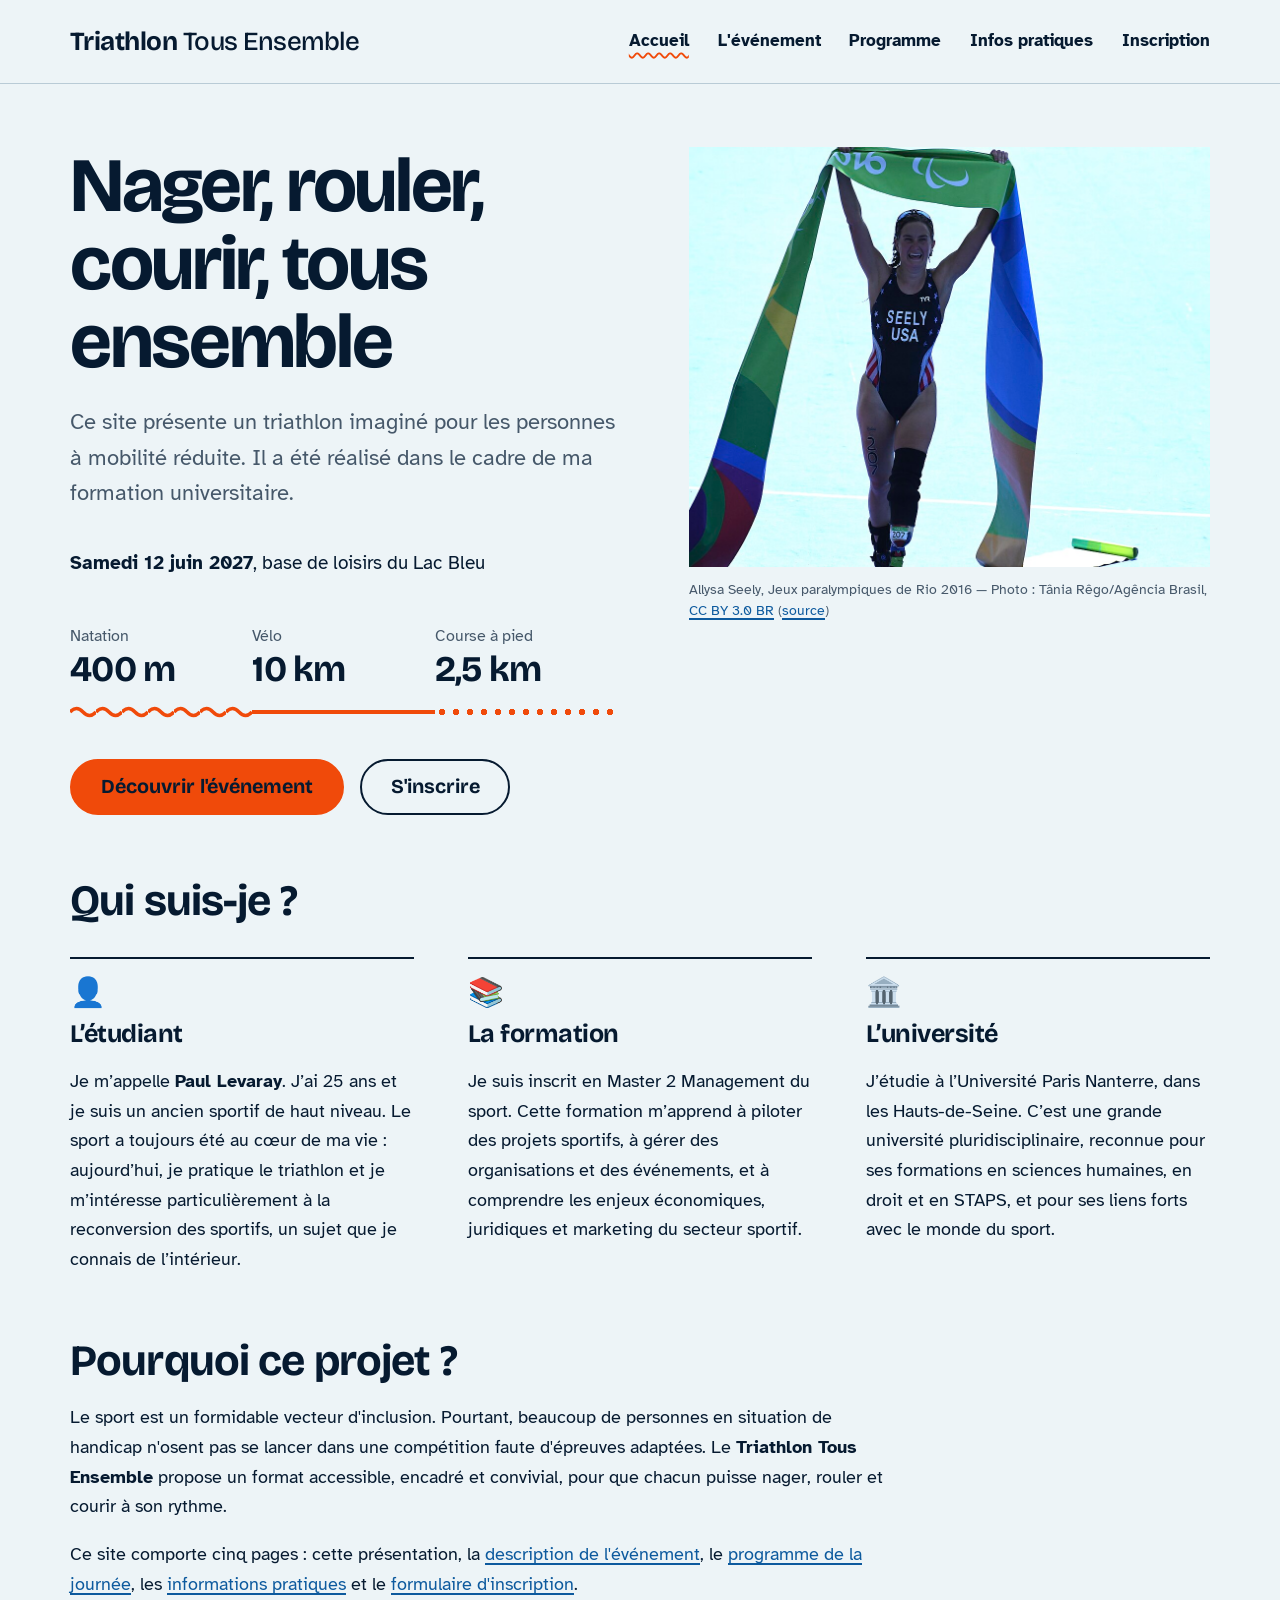
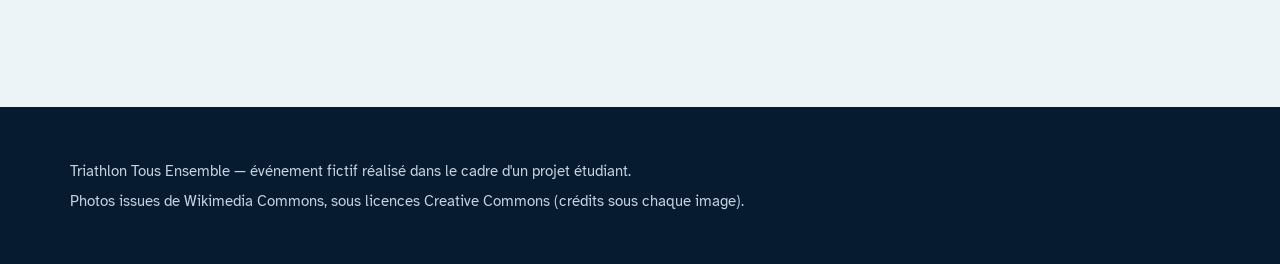
<file: index.html>
<!DOCTYPE html>
<html lang="fr">
<head>
  <meta charset="UTF-8">
  <meta name="viewport" content="width=device-width, initial-scale=1.0">
  <title>Accueil — Triathlon Tous Ensemble</title>
  <meta name="description" content="Présentation du projet étudiant : site du Triathlon Tous Ensemble, un triathlon pour les personnes à mobilité réduite.">
  <link rel="preconnect" href="https://fonts.googleapis.com">
  <link rel="preconnect" href="https://fonts.gstatic.com" crossorigin>
  <link href="https://fonts.googleapis.com/css2?family=Atkinson+Hyperlegible:ital,wght@0,400;0,700;1,400&family=Bricolage+Grotesque:opsz,wght@12..96,500..800&display=swap" rel="stylesheet">
  <link rel="stylesheet" href="style.css">
</head>
<body>
  <a class="evitement" href="#contenu">Aller au contenu</a>

  <header class="entete">
    <div class="conteneur">
      <a class="logo" href="index.html">Triathlon <span>Tous Ensemble</span></a>
      <nav class="nav" aria-label="Navigation principale">
        <ul>
          <li><a href="index.html" aria-current="page">Accueil</a></li>
          <li><a href="evenement.html">L'événement</a></li>
          <li><a href="programme.html">Programme</a></li>
          <li><a href="infos-pratiques.html">Infos pratiques</a></li>
          <li><a href="inscription.html">Inscription</a></li>
        </ul>
      </nav>
    </div>
  </header>

  <main id="contenu" class="conteneur">
    <section class="banniere">
      <div>
        <h1>Nager, rouler, courir, tous ensemble</h1>
        <p class="chapeau">
          Ce site présente un triathlon imaginé pour les personnes à mobilité
          réduite. Il a été réalisé dans le cadre de ma formation universitaire.
        </p>
        <p class="rendez-vous"><strong>Samedi 12 juin 2027</strong>, base de loisirs du Lac Bleu</p>
        <ol class="parcours" aria-label="Les trois épreuves">
          <li class="nage"><span>Natation</span><strong>400 m</strong></li>
          <li class="velo"><span>Vélo</span><strong>10 km</strong></li>
          <li class="course"><span>Course à pied</span><strong>2,5 km</strong></li>
        </ol>
        <div class="actions">
          <a class="bouton" href="evenement.html">Découvrir l'événement</a>
          <a class="bouton secondaire" href="inscription.html">S'inscrire</a>
        </div>
      </div>
      <figure>
        <img src="images/arrivee.jpg" width="1280" height="853"
             alt="Une paratriathlète portant une prothèse de jambe franchit la ligne d'arrivée en levant la banderole au-dessus de sa tête.">
        <figcaption>
          Allysa Seely, Jeux paralympiques de Rio 2016 — Photo : Tânia Rêgo/Agência Brasil,
          <a href="https://creativecommons.org/licenses/by/3.0/br/deed.fr">CC BY 3.0 BR</a>
          (<a href="https://commons.wikimedia.org/wiki/File:Allysa_Seely_Rio2016.jpg">source</a>)
        </figcaption>
      </figure>
    </section>

    <h2>Qui suis-je ?</h2>
    <div class="grille">
      <article class="carte">
        <div class="icone" aria-hidden="true">👤</div>
        <h3>L’étudiant</h3>
        <p>
          Je m’appelle <strong>Paul Levaray</strong>. J’ai 25 ans et je suis un ancien
          sportif de haut niveau. Le sport a toujours été au cœur de ma vie : aujourd’hui,
          je pratique le triathlon et je m’intéresse particulièrement à la reconversion
          des sportifs, un sujet que je connais de l’intérieur.
        </p>
      </article>
      <article class="carte">
        <div class="icone" aria-hidden="true">📚</div>
        <h3>La formation</h3>
        <p>
          Je suis inscrit en Master 2 Management du sport. Cette formation m’apprend à
          piloter des projets sportifs, à gérer des organisations et des événements, et à
          comprendre les enjeux économiques, juridiques et marketing du secteur sportif.
        </p>
      </article>
      <article class="carte">
        <div class="icone" aria-hidden="true">🏛️</div>
        <h3>L’université</h3>
        <p>
          J’étudie à l’Université Paris Nanterre, dans les Hauts-de-Seine. C’est une grande
          université pluridisciplinaire, reconnue pour ses formations en sciences humaines,
          en droit et en STAPS, et pour ses liens forts avec le monde du sport.
        </p>
      </article>
    </div>

    <h2>Pourquoi ce projet ?</h2>
    <p>
      Le sport est un formidable vecteur d'inclusion. Pourtant, beaucoup de
      personnes en situation de handicap n'osent pas se lancer dans une
      compétition faute d'épreuves adaptées. Le <strong>Triathlon Tous Ensemble</strong>
      propose un format accessible, encadré et convivial, pour que chacun puisse
      nager, rouler et courir à son rythme.
    </p>
    <p>
      Ce site comporte cinq pages : cette présentation, la
      <a href="evenement.html">description de l'événement</a>, le
      <a href="programme.html">programme de la journée</a>, les
      <a href="infos-pratiques.html">informations pratiques</a> et le
      <a href="inscription.html">formulaire d'inscription</a>.
    </p>
  </main>

  <footer class="pied">
    <div class="conteneur">
      <p>Triathlon Tous Ensemble — événement fictif réalisé dans le cadre d'un projet étudiant.</p>
      <p>Photos issues de Wikimedia Commons, sous licences Creative Commons (crédits sous chaque image).</p>
    </div>
  </footer>
</body>
</html>
</file>
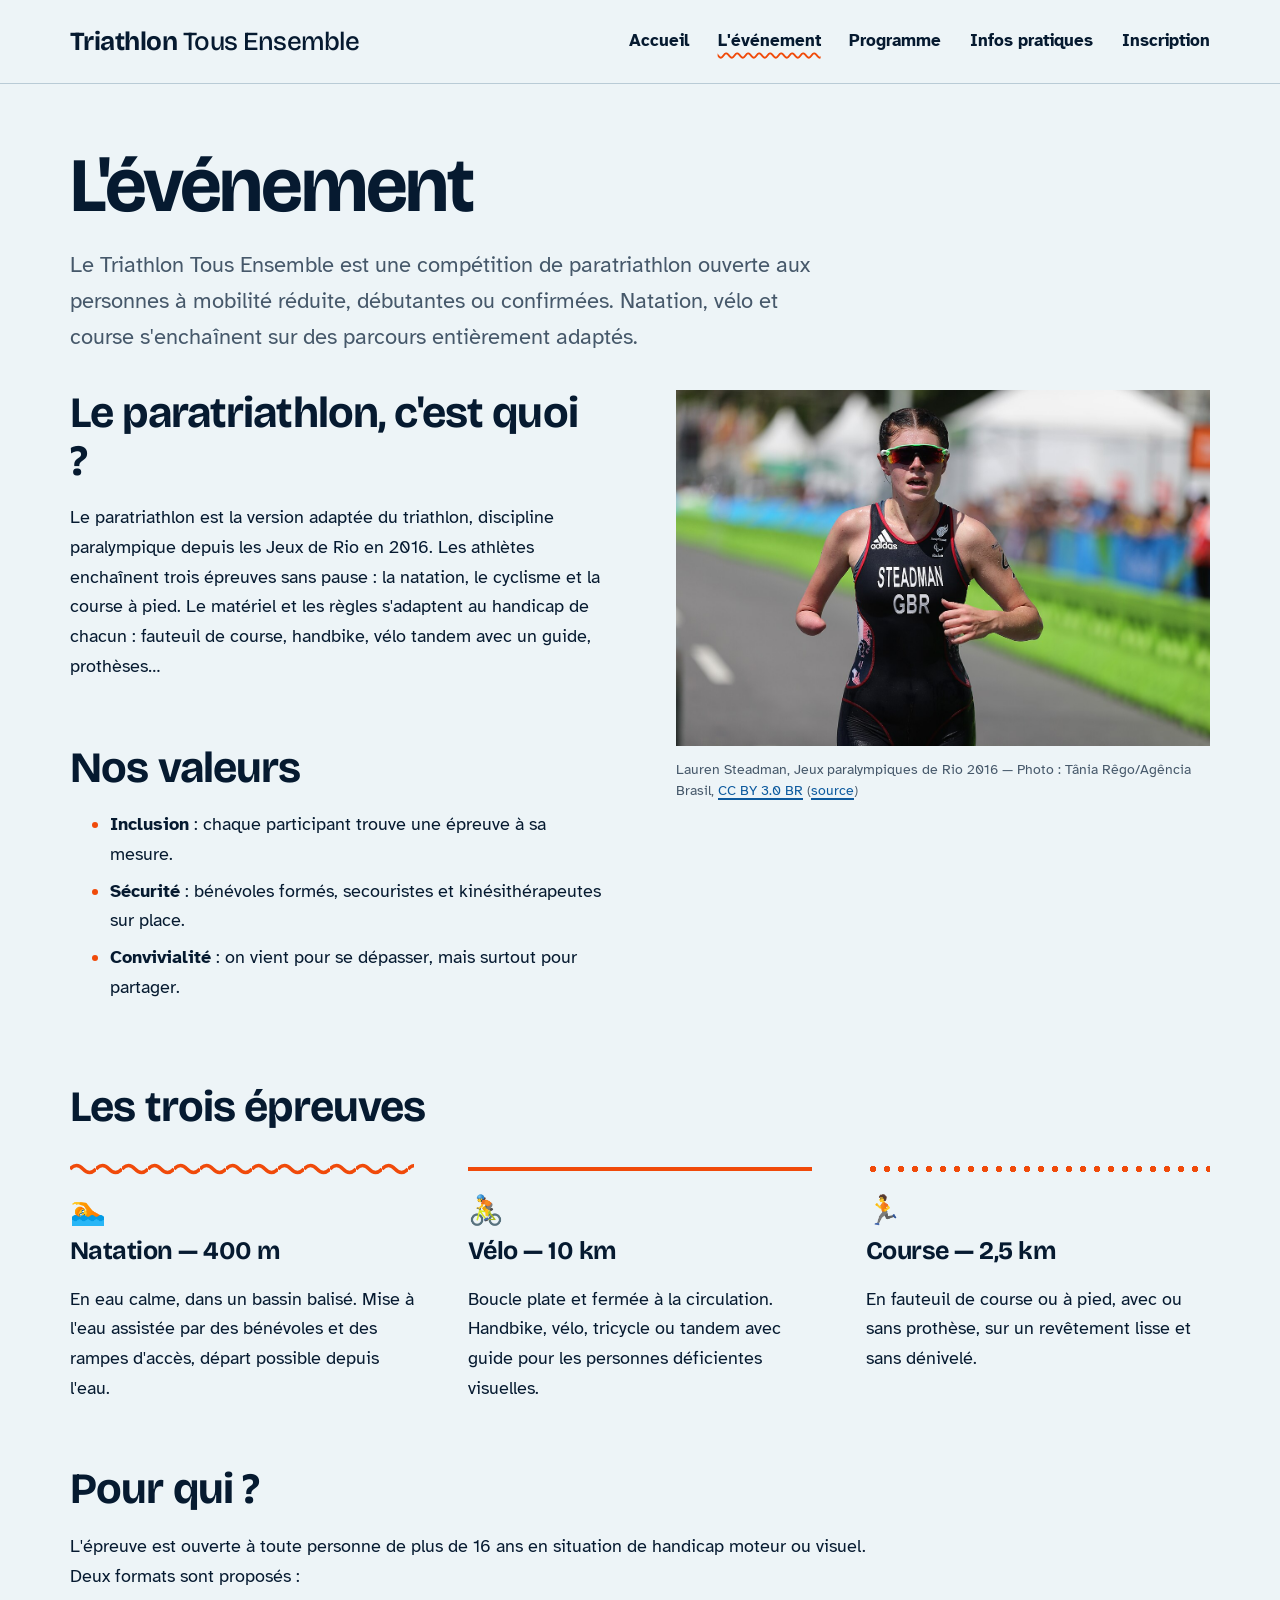
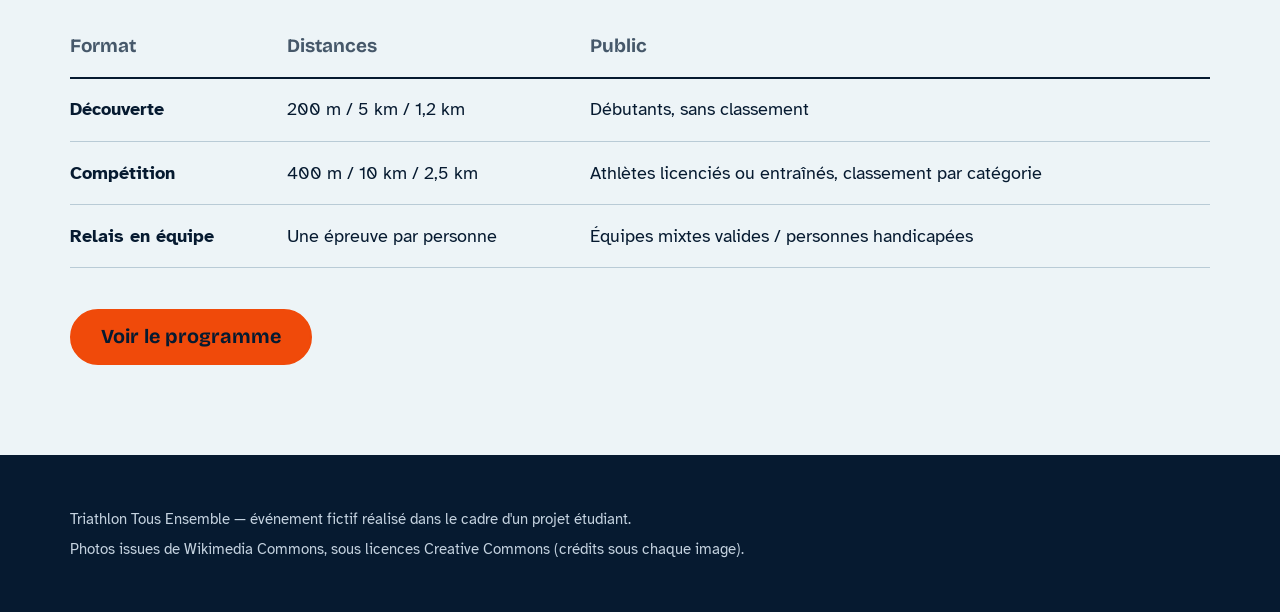
<file: evenement.html>
<!DOCTYPE html>
<html lang="fr">
<head>
  <meta charset="UTF-8">
  <meta name="viewport" content="width=device-width, initial-scale=1.0">
  <title>L'événement — Triathlon Tous Ensemble</title>
  <meta name="description" content="Description du Triathlon Tous Ensemble, un triathlon adapté aux personnes à mobilité réduite.">
  <link rel="preconnect" href="https://fonts.googleapis.com">
  <link rel="preconnect" href="https://fonts.gstatic.com" crossorigin>
  <link href="https://fonts.googleapis.com/css2?family=Atkinson+Hyperlegible:ital,wght@0,400;0,700;1,400&family=Bricolage+Grotesque:opsz,wght@12..96,500..800&display=swap" rel="stylesheet">
  <link rel="stylesheet" href="style.css">
</head>
<body>
  <a class="evitement" href="#contenu">Aller au contenu</a>

  <header class="entete">
    <div class="conteneur">
      <a class="logo" href="index.html">Triathlon <span>Tous Ensemble</span></a>
      <nav class="nav" aria-label="Navigation principale">
        <ul>
          <li><a href="index.html">Accueil</a></li>
          <li><a href="evenement.html" aria-current="page">L'événement</a></li>
          <li><a href="programme.html">Programme</a></li>
          <li><a href="infos-pratiques.html">Infos pratiques</a></li>
          <li><a href="inscription.html">Inscription</a></li>
        </ul>
      </nav>
    </div>
  </header>

  <main id="contenu" class="conteneur">
    <h1>L'événement</h1>
    <p class="chapeau">
      Le Triathlon Tous Ensemble est une compétition de paratriathlon ouverte aux
      personnes à mobilité réduite, débutantes ou confirmées. Natation, vélo et
      course s'enchaînent sur des parcours entièrement adaptés.
    </p>

    <div class="deux-colonnes">
      <div>
        <h2>Le paratriathlon, c'est quoi ?</h2>
        <p>
          Le paratriathlon est la version adaptée du triathlon, discipline
          paralympique depuis les Jeux de Rio en 2016. Les athlètes enchaînent
          trois épreuves sans pause : la natation, le cyclisme et la course à pied.
          Le matériel et les règles s'adaptent au handicap de chacun : fauteuil de
          course, handbike, vélo tandem avec un guide, prothèses…
        </p>
        <h2>Nos valeurs</h2>
        <ul>
          <li><strong>Inclusion</strong> : chaque participant trouve une épreuve à sa mesure.</li>
          <li><strong>Sécurité</strong> : bénévoles formés, secouristes et kinésithérapeutes sur place.</li>
          <li><strong>Convivialité</strong> : on vient pour se dépasser, mais surtout pour partager.</li>
        </ul>
      </div>
      <figure>
        <img src="images/course-a-pied.jpg" width="1280" height="853"
             alt="Une paratriathlète amputée d'un avant-bras court en tenue de compétition sur un parcours bordé de public.">
        <figcaption>
          Lauren Steadman, Jeux paralympiques de Rio 2016 — Photo : Tânia Rêgo/Agência Brasil,
          <a href="https://creativecommons.org/licenses/by/3.0/br/deed.fr">CC BY 3.0 BR</a>
          (<a href="https://commons.wikimedia.org/wiki/File:Lauren_Steadman_Rio2016.jpg">source</a>)
        </figcaption>
      </figure>
    </div>

    <h2>Les trois épreuves</h2>
    <div class="grille">
      <article class="carte nage">
        <div class="icone" aria-hidden="true">🏊</div>
        <h3>Natation — 400 m</h3>
        <p>
          En eau calme, dans un bassin balisé. Mise à l'eau assistée par des
          bénévoles et des rampes d'accès, départ possible depuis l'eau.
        </p>
      </article>
      <article class="carte velo">
        <div class="icone" aria-hidden="true">🚴</div>
        <h3>Vélo — 10 km</h3>
        <p>
          Boucle plate et fermée à la circulation. Handbike, vélo, tricycle ou
          tandem avec guide pour les personnes déficientes visuelles.
        </p>
      </article>
      <article class="carte course">
        <div class="icone" aria-hidden="true">🏃</div>
        <h3>Course — 2,5 km</h3>
        <p>
          En fauteuil de course ou à pied, avec ou sans prothèse, sur un
          revêtement lisse et sans dénivelé.
        </p>
      </article>
    </div>

    <h2>Pour qui ?</h2>
    <p>
      L'épreuve est ouverte à toute personne de plus de 16 ans en situation de
      handicap moteur ou visuel. Deux formats sont proposés :
    </p>
    <table>
      <caption class="evitement">Formats de course proposés</caption>
      <thead>
        <tr>
          <th scope="col">Format</th>
          <th scope="col">Distances</th>
          <th scope="col">Public</th>
        </tr>
      </thead>
      <tbody>
        <tr>
          <td>Découverte</td>
          <td>200 m / 5 km / 1,2 km</td>
          <td>Débutants, sans classement</td>
        </tr>
        <tr>
          <td>Compétition</td>
          <td>400 m / 10 km / 2,5 km</td>
          <td>Athlètes licenciés ou entraînés, classement par catégorie</td>
        </tr>
        <tr>
          <td>Relais en équipe</td>
          <td>Une épreuve par personne</td>
          <td>Équipes mixtes valides / personnes handicapées</td>
        </tr>
      </tbody>
    </table>

    <div class="actions">
      <a class="bouton" href="programme.html">Voir le programme</a>
    </div>
  </main>

  <footer class="pied">
    <div class="conteneur">
      <p>Triathlon Tous Ensemble — événement fictif réalisé dans le cadre d'un projet étudiant.</p>
      <p>Photos issues de Wikimedia Commons, sous licences Creative Commons (crédits sous chaque image).</p>
    </div>
  </footer>
</body>
</html>
</file>
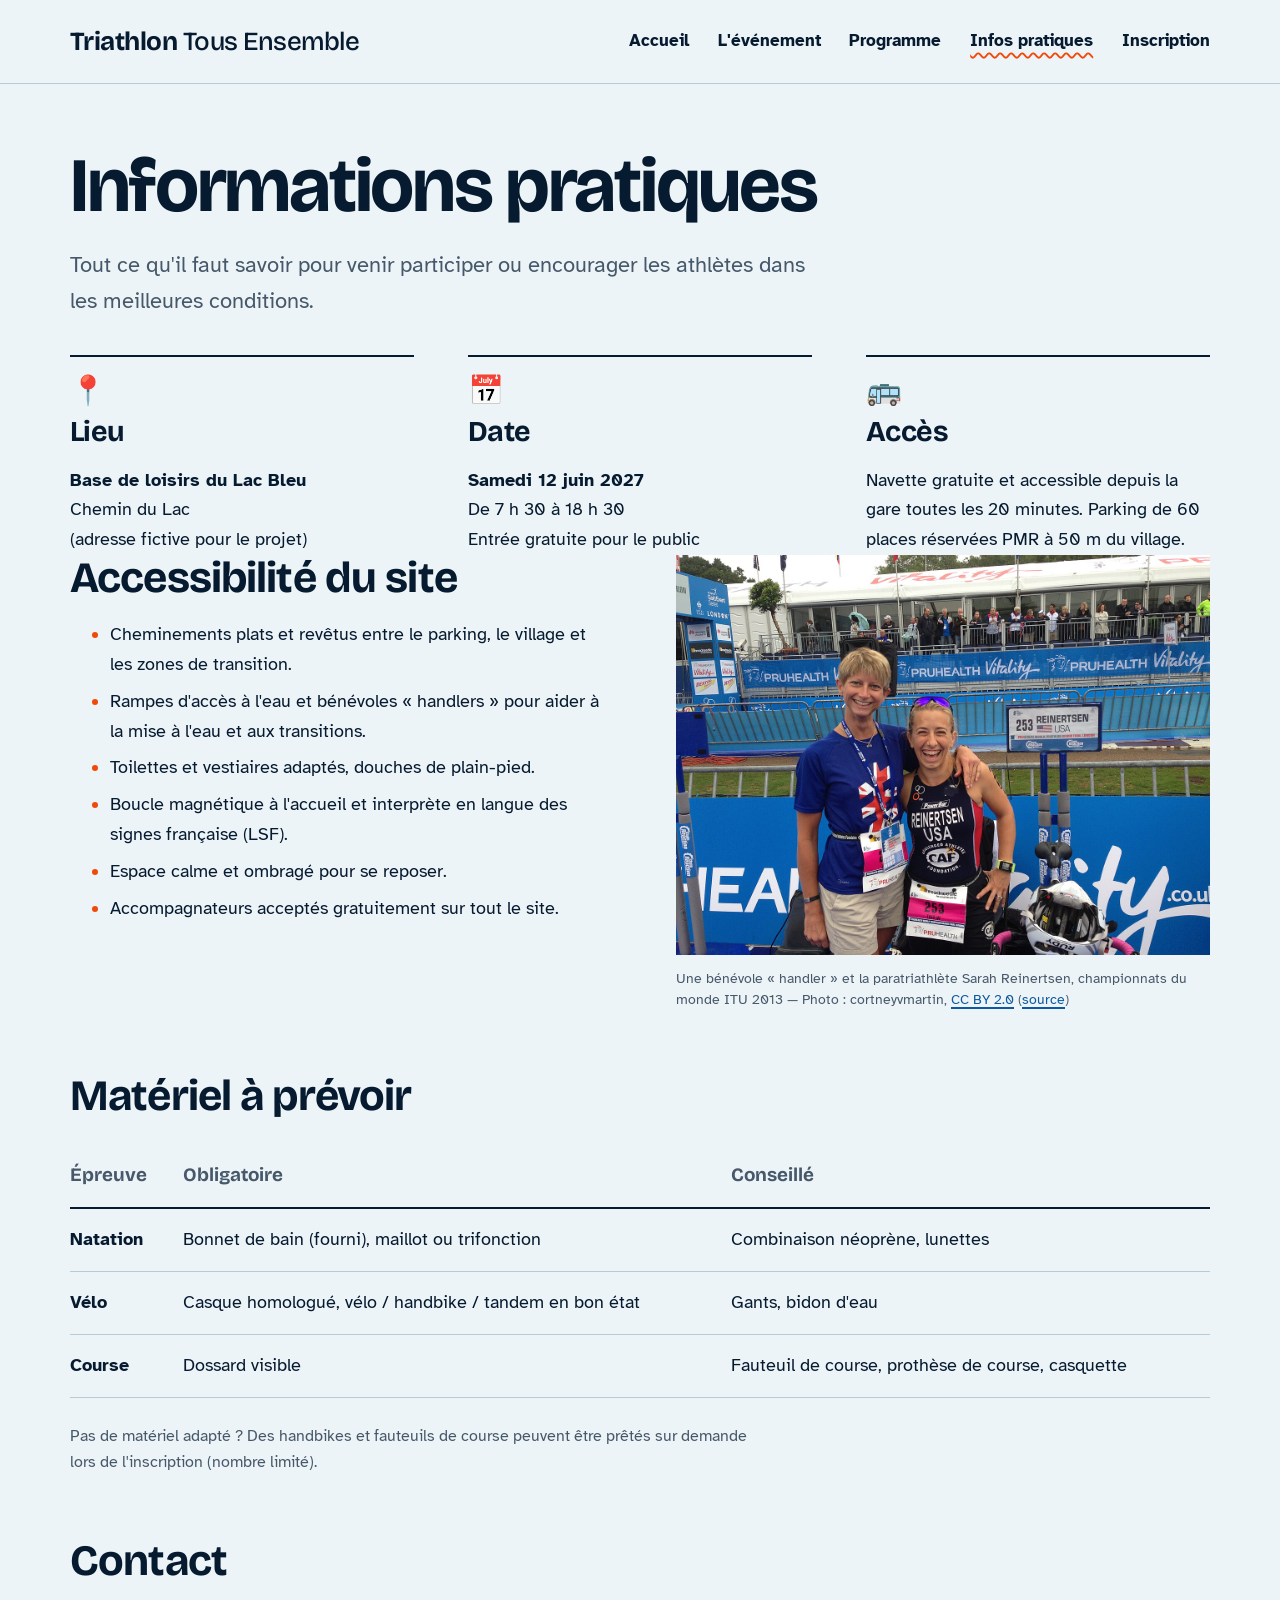
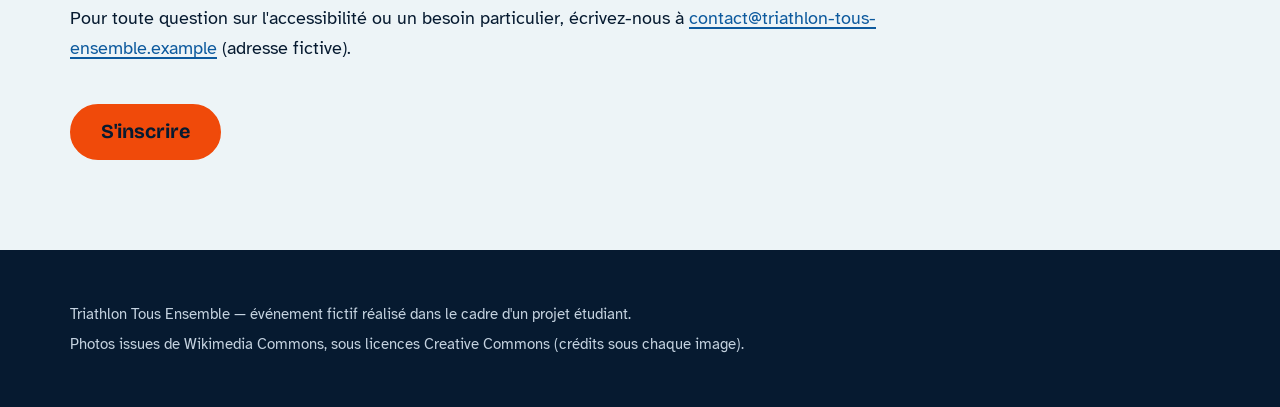
<file: infos-pratiques.html>
<!DOCTYPE html>
<html lang="fr">
<head>
  <meta charset="UTF-8">
  <meta name="viewport" content="width=device-width, initial-scale=1.0">
  <title>Infos pratiques — Triathlon Tous Ensemble</title>
  <meta name="description" content="Lieu, accès, matériel et accessibilité du Triathlon Tous Ensemble.">
  <link rel="preconnect" href="https://fonts.googleapis.com">
  <link rel="preconnect" href="https://fonts.gstatic.com" crossorigin>
  <link href="https://fonts.googleapis.com/css2?family=Atkinson+Hyperlegible:ital,wght@0,400;0,700;1,400&family=Bricolage+Grotesque:opsz,wght@12..96,500..800&display=swap" rel="stylesheet">
  <link rel="stylesheet" href="style.css">
</head>
<body>
  <a class="evitement" href="#contenu">Aller au contenu</a>

  <header class="entete">
    <div class="conteneur">
      <a class="logo" href="index.html">Triathlon <span>Tous Ensemble</span></a>
      <nav class="nav" aria-label="Navigation principale">
        <ul>
          <li><a href="index.html">Accueil</a></li>
          <li><a href="evenement.html">L'événement</a></li>
          <li><a href="programme.html">Programme</a></li>
          <li><a href="infos-pratiques.html" aria-current="page">Infos pratiques</a></li>
          <li><a href="inscription.html">Inscription</a></li>
        </ul>
      </nav>
    </div>
  </header>

  <main id="contenu" class="conteneur">
    <h1>Informations pratiques</h1>
    <p class="chapeau">
      Tout ce qu'il faut savoir pour venir participer ou encourager les
      athlètes dans les meilleures conditions.
    </p>

    <div class="grille">
      <article class="carte">
        <div class="icone" aria-hidden="true">📍</div>
        <h2>Lieu</h2>
        <p>
          <strong>Base de loisirs du Lac Bleu</strong><br>
          Chemin du Lac<br>
          (adresse fictive pour le projet)
        </p>
      </article>
      <article class="carte">
        <div class="icone" aria-hidden="true">📅</div>
        <h2>Date</h2>
        <p>
          <strong>Samedi 12 juin 2027</strong><br>
          De 7 h 30 à 18 h 30<br>
          Entrée gratuite pour le public
        </p>
      </article>
      <article class="carte">
        <div class="icone" aria-hidden="true">🚌</div>
        <h2>Accès</h2>
        <p>
          Navette gratuite et accessible depuis la gare toutes les 20 minutes.
          Parking de 60 places réservées PMR à 50 m du village.
        </p>
      </article>
    </div>

    <div class="deux-colonnes">
      <div>
        <h2>Accessibilité du site</h2>
        <ul>
          <li>Cheminements plats et revêtus entre le parking, le village et les zones de transition.</li>
          <li>Rampes d'accès à l'eau et bénévoles « handlers » pour aider à la mise à l'eau et aux transitions.</li>
          <li>Toilettes et vestiaires adaptés, douches de plain-pied.</li>
          <li>Boucle magnétique à l'accueil et interprète en langue des signes française (LSF).</li>
          <li>Espace calme et ombragé pour se reposer.</li>
          <li>Accompagnateurs acceptés gratuitement sur tout le site.</li>
        </ul>
      </div>
      <figure>
        <img src="images/accompagnement.jpg" width="1280" height="960"
             alt="Une bénévole « handler » et une paratriathlète posent souriantes devant la zone de course d'un championnat du monde.">
        <figcaption>
          Une bénévole « handler » et la paratriathlète Sarah Reinertsen, championnats du monde ITU 2013 —
          Photo : cortneyvmartin,
          <a href="https://creativecommons.org/licenses/by/2.0/deed.fr">CC BY 2.0</a>
          (<a href="https://commons.wikimedia.org/wiki/File:ITU_Paratriathlon_Worlds_-_Handler_for_Sarah_Reinertsen_(9804038075).jpg">source</a>)
        </figcaption>
      </figure>
    </div>

    <h2>Matériel à prévoir</h2>
    <table>
      <caption class="evitement">Matériel par épreuve</caption>
      <thead>
        <tr>
          <th scope="col">Épreuve</th>
          <th scope="col">Obligatoire</th>
          <th scope="col">Conseillé</th>
        </tr>
      </thead>
      <tbody>
        <tr>
          <td>Natation</td>
          <td>Bonnet de bain (fourni), maillot ou trifonction</td>
          <td>Combinaison néoprène, lunettes</td>
        </tr>
        <tr>
          <td>Vélo</td>
          <td>Casque homologué, vélo / handbike / tandem en bon état</td>
          <td>Gants, bidon d'eau</td>
        </tr>
        <tr>
          <td>Course</td>
          <td>Dossard visible</td>
          <td>Fauteuil de course, prothèse de course, casquette</td>
        </tr>
      </tbody>
    </table>
    <p class="aide">
      Pas de matériel adapté ? Des handbikes et fauteuils de course peuvent être
      prêtés sur demande lors de l'inscription (nombre limité).
    </p>

    <h2>Contact</h2>
    <p>
      Pour toute question sur l'accessibilité ou un besoin particulier,
      écrivez-nous à <a href="mailto:contact@triathlon-tous-ensemble.example">contact@triathlon-tous-ensemble.example</a>
      (adresse fictive).
    </p>

    <div class="actions">
      <a class="bouton" href="inscription.html">S'inscrire</a>
    </div>
  </main>

  <footer class="pied">
    <div class="conteneur">
      <p>Triathlon Tous Ensemble — événement fictif réalisé dans le cadre d'un projet étudiant.</p>
      <p>Photos issues de Wikimedia Commons, sous licences Creative Commons (crédits sous chaque image).</p>
    </div>
  </footer>
</body>
</html>
</file>
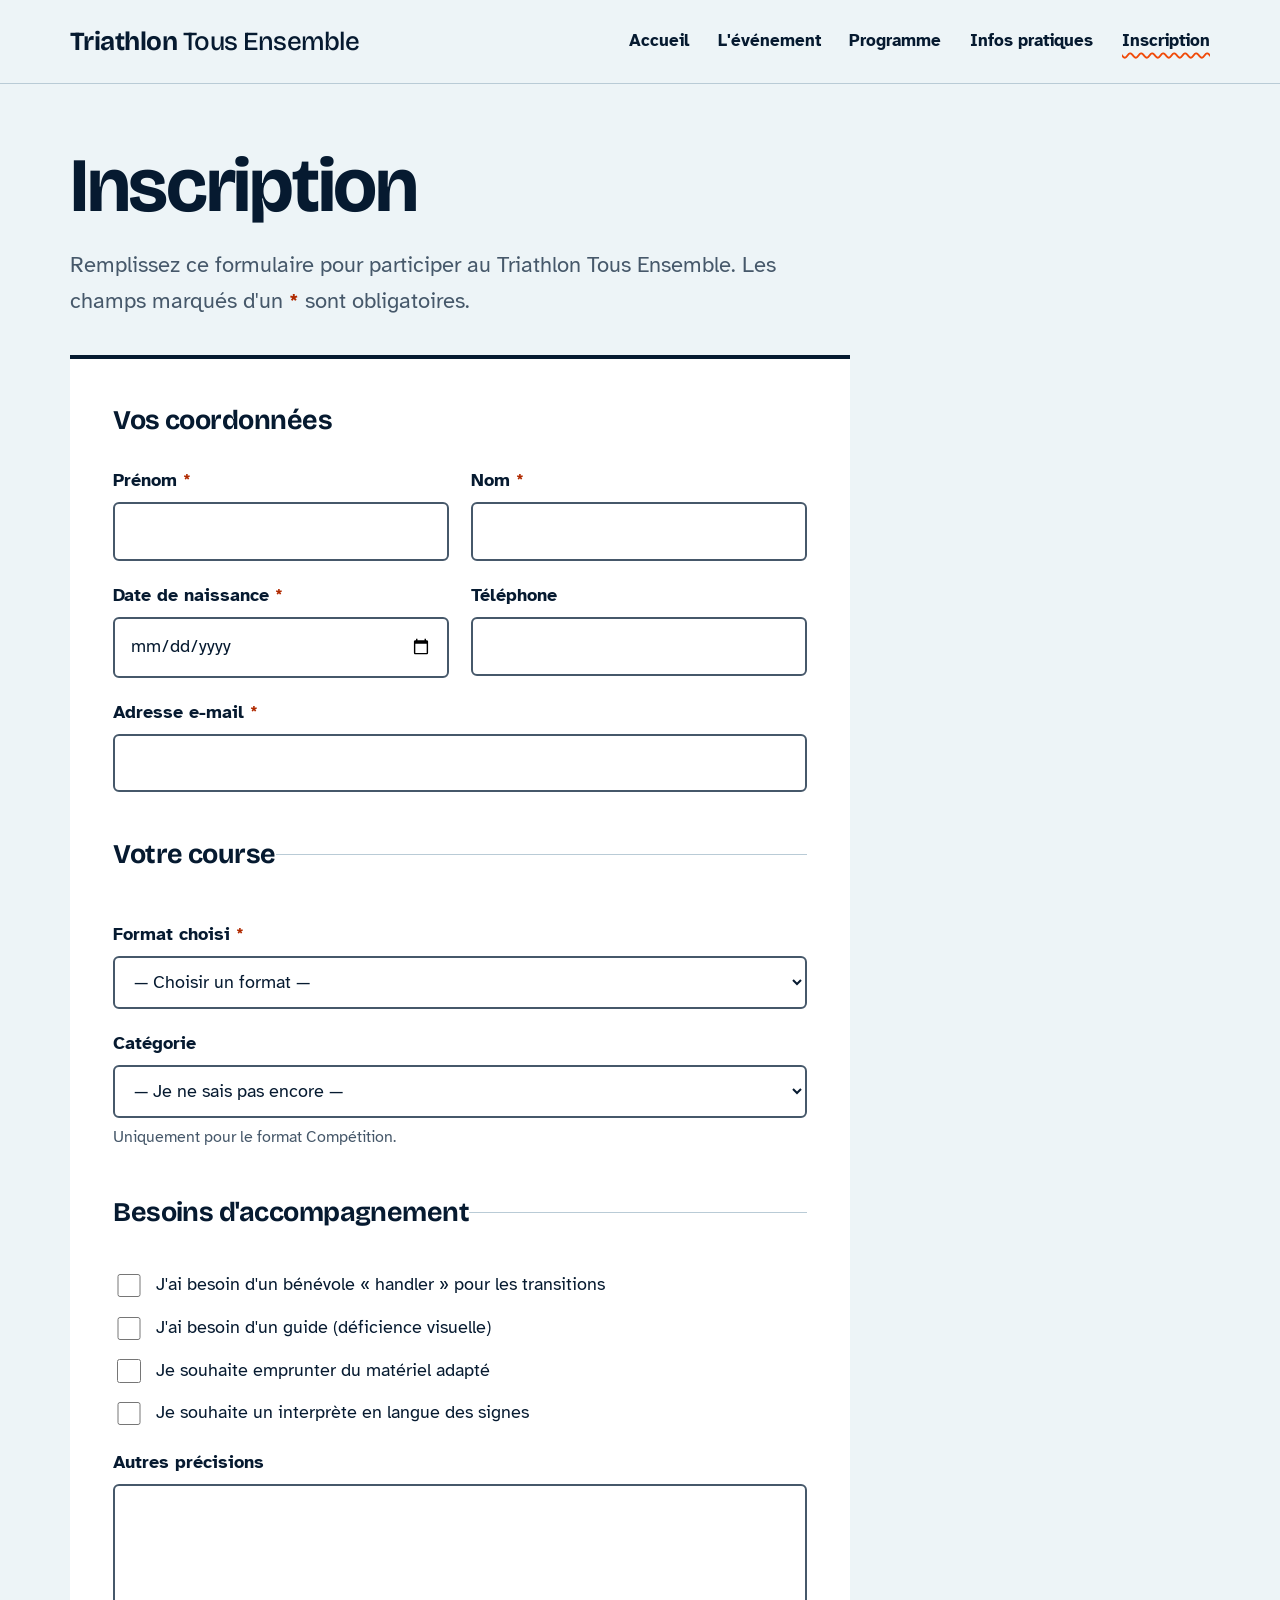
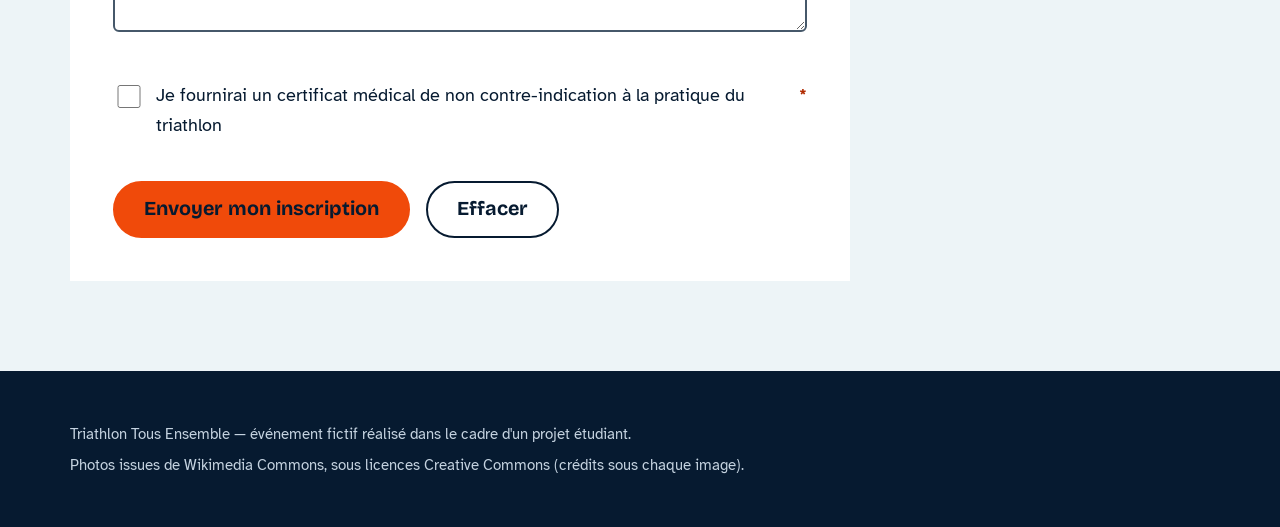
<file: inscription.html>
<!DOCTYPE html>
<html lang="fr">
<head>
  <meta charset="UTF-8">
  <meta name="viewport" content="width=device-width, initial-scale=1.0">
  <title>Inscription — Triathlon Tous Ensemble</title>
  <meta name="description" content="Formulaire d'inscription au Triathlon Tous Ensemble.">
  <link rel="preconnect" href="https://fonts.googleapis.com">
  <link rel="preconnect" href="https://fonts.gstatic.com" crossorigin>
  <link href="https://fonts.googleapis.com/css2?family=Atkinson+Hyperlegible:ital,wght@0,400;0,700;1,400&family=Bricolage+Grotesque:opsz,wght@12..96,500..800&display=swap" rel="stylesheet">
  <link rel="stylesheet" href="style.css">
</head>
<body>
  <a class="evitement" href="#contenu">Aller au contenu</a>

  <header class="entete">
    <div class="conteneur">
      <a class="logo" href="index.html">Triathlon <span>Tous Ensemble</span></a>
      <nav class="nav" aria-label="Navigation principale">
        <ul>
          <li><a href="index.html">Accueil</a></li>
          <li><a href="evenement.html">L'événement</a></li>
          <li><a href="programme.html">Programme</a></li>
          <li><a href="infos-pratiques.html">Infos pratiques</a></li>
          <li><a href="inscription.html" aria-current="page">Inscription</a></li>
        </ul>
      </nav>
    </div>
  </header>

  <main id="contenu" class="conteneur">
    <h1>Inscription</h1>
    <p class="chapeau">
      Remplissez ce formulaire pour participer au Triathlon Tous Ensemble.
      Les champs marqués d'un <span class="obligatoire">*</span> sont obligatoires.
    </p>

    <!-- Formulaire de démonstration : il n'est relié à aucun serveur,
         les données ne sont ni envoyées ni enregistrées. -->
    <form class="formulaire" action="inscription.html" method="get">
      <fieldset>
        <legend>Vos coordonnées</legend>
        <div class="ligne">
          <div class="champ">
            <label for="prenom">Prénom <span class="obligatoire">*</span></label>
            <input type="text" id="prenom" name="prenom" autocomplete="given-name" required>
          </div>
          <div class="champ">
            <label for="nom">Nom <span class="obligatoire">*</span></label>
            <input type="text" id="nom" name="nom" autocomplete="family-name" required>
          </div>
        </div>
        <div class="ligne">
          <div class="champ">
            <label for="naissance">Date de naissance <span class="obligatoire">*</span></label>
            <input type="date" id="naissance" name="naissance" autocomplete="bday" required>
          </div>
          <div class="champ">
            <label for="telephone">Téléphone</label>
            <input type="tel" id="telephone" name="telephone" autocomplete="tel">
          </div>
        </div>
        <div class="champ">
          <label for="email">Adresse e-mail <span class="obligatoire">*</span></label>
          <input type="email" id="email" name="email" autocomplete="email" required>
        </div>
      </fieldset>

      <fieldset>
        <legend>Votre course</legend>
        <div class="champ">
          <label for="format">Format choisi <span class="obligatoire">*</span></label>
          <select id="format" name="format" required>
            <option value="">— Choisir un format —</option>
            <option value="decouverte">Découverte (sans classement)</option>
            <option value="competition">Compétition</option>
            <option value="relais">Relais en équipe</option>
          </select>
        </div>
        <div class="champ">
          <label for="categorie">Catégorie</label>
          <select id="categorie" name="categorie">
            <option value="">— Je ne sais pas encore —</option>
            <option value="ptwc">PTWC — fauteuil roulant</option>
            <option value="pts">PTS2 à PTS5 — handicap moteur</option>
            <option value="ptvi">PTVI — déficience visuelle</option>
          </select>
          <p class="aide">Uniquement pour le format Compétition.</p>
        </div>
      </fieldset>

      <fieldset>
        <legend>Besoins d'accompagnement</legend>
        <label class="choix">
          <input type="checkbox" name="besoins" value="handler">
          J'ai besoin d'un bénévole « handler » pour les transitions
        </label>
        <label class="choix">
          <input type="checkbox" name="besoins" value="guide">
          J'ai besoin d'un guide (déficience visuelle)
        </label>
        <label class="choix">
          <input type="checkbox" name="besoins" value="pret-materiel">
          Je souhaite emprunter du matériel adapté
        </label>
        <label class="choix">
          <input type="checkbox" name="besoins" value="lsf">
          Je souhaite un interprète en langue des signes
        </label>
        <div class="champ">
          <label for="message">Autres précisions</label>
          <textarea id="message" name="message" rows="4"></textarea>
        </div>
      </fieldset>

      <label class="choix">
        <input type="checkbox" name="certificat" required>
        Je fournirai un certificat médical de non contre-indication à la pratique du triathlon <span class="obligatoire">*</span>
      </label>

      <div class="actions">
        <button class="bouton" type="submit">Envoyer mon inscription</button>
        <button class="bouton secondaire" type="reset">Effacer</button>
      </div>
    </form>
  </main>

  <footer class="pied">
    <div class="conteneur">
      <p>Triathlon Tous Ensemble — événement fictif réalisé dans le cadre d'un projet étudiant.</p>
      <p>Photos issues de Wikimedia Commons, sous licences Creative Commons (crédits sous chaque image).</p>
    </div>
  </footer>
</body>
</html>
</file>
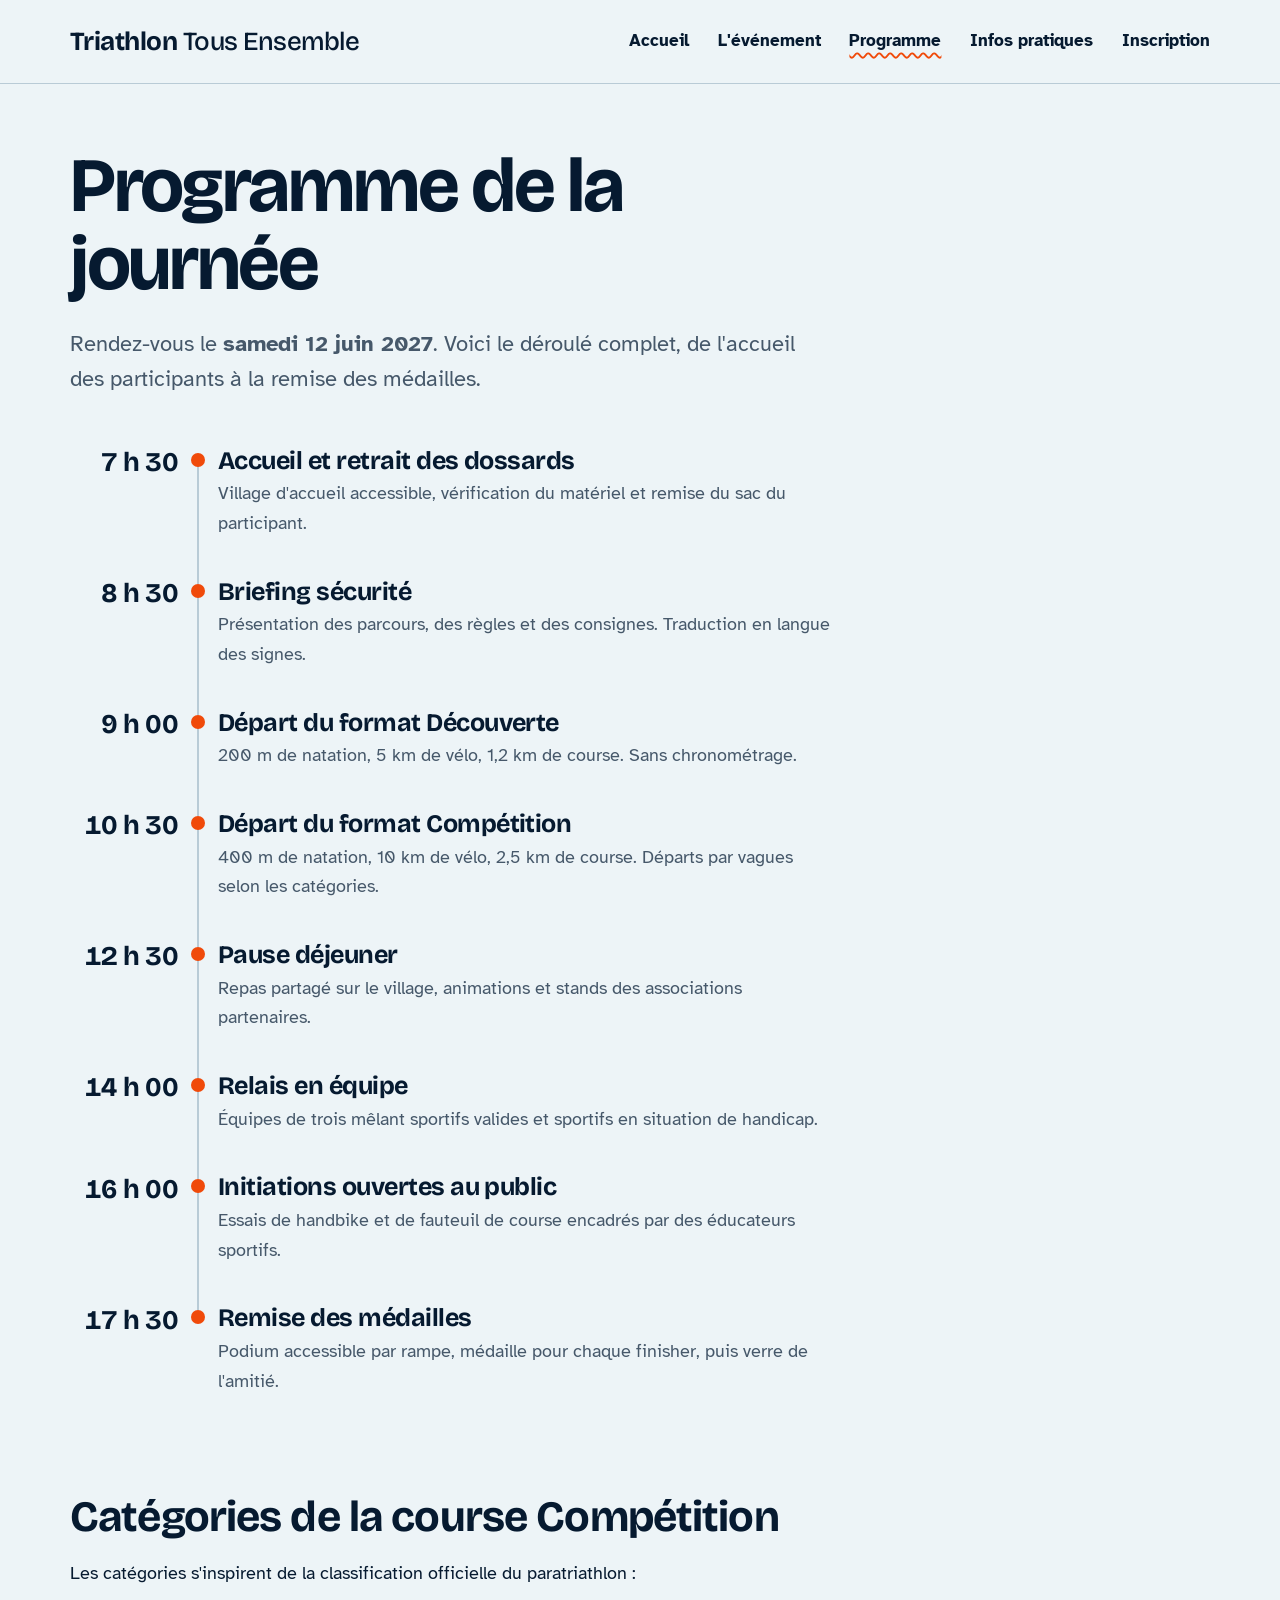
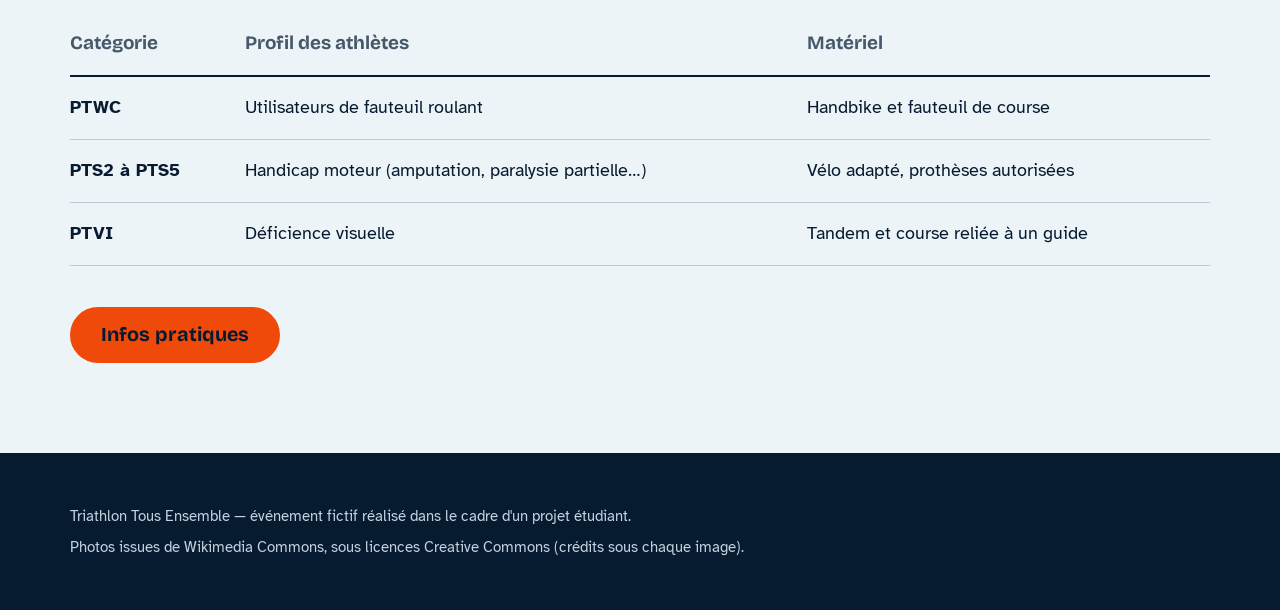
<file: programme.html>
<!DOCTYPE html>
<html lang="fr">
<head>
  <meta charset="UTF-8">
  <meta name="viewport" content="width=device-width, initial-scale=1.0">
  <title>Programme — Triathlon Tous Ensemble</title>
  <meta name="description" content="Programme et déroulé de la journée du Triathlon Tous Ensemble.">
  <link rel="preconnect" href="https://fonts.googleapis.com">
  <link rel="preconnect" href="https://fonts.gstatic.com" crossorigin>
  <link href="https://fonts.googleapis.com/css2?family=Atkinson+Hyperlegible:ital,wght@0,400;0,700;1,400&family=Bricolage+Grotesque:opsz,wght@12..96,500..800&display=swap" rel="stylesheet">
  <link rel="stylesheet" href="style.css">
</head>
<body>
  <a class="evitement" href="#contenu">Aller au contenu</a>

  <header class="entete">
    <div class="conteneur">
      <a class="logo" href="index.html">Triathlon <span>Tous Ensemble</span></a>
      <nav class="nav" aria-label="Navigation principale">
        <ul>
          <li><a href="index.html">Accueil</a></li>
          <li><a href="evenement.html">L'événement</a></li>
          <li><a href="programme.html" aria-current="page">Programme</a></li>
          <li><a href="infos-pratiques.html">Infos pratiques</a></li>
          <li><a href="inscription.html">Inscription</a></li>
        </ul>
      </nav>
    </div>
  </header>

  <main id="contenu" class="conteneur">
    <h1>Programme de la journée</h1>
    <p class="chapeau">
      Rendez-vous le <strong>samedi 12 juin 2027</strong>. Voici le déroulé
      complet, de l'accueil des participants à la remise des médailles.
    </p>

    <ol class="frise">
      <li>
        <span class="heure">7 h 30</span>
        <h3>Accueil et retrait des dossards</h3>
        <p>Village d'accueil accessible, vérification du matériel et remise du sac du participant.</p>
      </li>
      <li>
        <span class="heure">8 h 30</span>
        <h3>Briefing sécurité</h3>
        <p>Présentation des parcours, des règles et des consignes. Traduction en langue des signes.</p>
      </li>
      <li>
        <span class="heure">9 h 00</span>
        <h3>Départ du format Découverte</h3>
        <p>200 m de natation, 5 km de vélo, 1,2 km de course. Sans chronométrage.</p>
      </li>
      <li>
        <span class="heure">10 h 30</span>
        <h3>Départ du format Compétition</h3>
        <p>400 m de natation, 10 km de vélo, 2,5 km de course. Départs par vagues selon les catégories.</p>
      </li>
      <li>
        <span class="heure">12 h 30</span>
        <h3>Pause déjeuner</h3>
        <p>Repas partagé sur le village, animations et stands des associations partenaires.</p>
      </li>
      <li>
        <span class="heure">14 h 00</span>
        <h3>Relais en équipe</h3>
        <p>Équipes de trois mêlant sportifs valides et sportifs en situation de handicap.</p>
      </li>
      <li>
        <span class="heure">16 h 00</span>
        <h3>Initiations ouvertes au public</h3>
        <p>Essais de handbike et de fauteuil de course encadrés par des éducateurs sportifs.</p>
      </li>
      <li>
        <span class="heure">17 h 30</span>
        <h3>Remise des médailles</h3>
        <p>Podium accessible par rampe, médaille pour chaque finisher, puis verre de l'amitié.</p>
      </li>
    </ol>

    <h2>Catégories de la course Compétition</h2>
    <p>
      Les catégories s'inspirent de la classification officielle du paratriathlon :
    </p>
    <table>
      <caption class="evitement">Catégories de compétition</caption>
      <thead>
        <tr>
          <th scope="col">Catégorie</th>
          <th scope="col">Profil des athlètes</th>
          <th scope="col">Matériel</th>
        </tr>
      </thead>
      <tbody>
        <tr>
          <td>PTWC</td>
          <td>Utilisateurs de fauteuil roulant</td>
          <td>Handbike et fauteuil de course</td>
        </tr>
        <tr>
          <td>PTS2 à PTS5</td>
          <td>Handicap moteur (amputation, paralysie partielle…)</td>
          <td>Vélo adapté, prothèses autorisées</td>
        </tr>
        <tr>
          <td>PTVI</td>
          <td>Déficience visuelle</td>
          <td>Tandem et course reliée à un guide</td>
        </tr>
      </tbody>
    </table>

    <div class="actions">
      <a class="bouton" href="infos-pratiques.html">Infos pratiques</a>
    </div>
  </main>

  <footer class="pied">
    <div class="conteneur">
      <p>Triathlon Tous Ensemble — événement fictif réalisé dans le cadre d'un projet étudiant.</p>
      <p>Photos issues de Wikimedia Commons, sous licences Creative Commons (crédits sous chaque image).</p>
    </div>
  </footer>
</body>
</html>
</file>
<file: style.css>
/* =========================================================
   Triathlon Tous Ensemble — feuille de style
   Idée : le parcours est un seul trait qui change de nature
   selon l'épreuve — vague (natation), trait plein (vélo),
   points (course à pied). Ce trait est la signature du site.
   Polices : Bricolage Grotesque (titres), Atkinson
   Hyperlegible (texte, conçue pour la basse vision).
   ========================================================= */

:root {
  --eau: #061a30;       /* texte, pied de page */
  --lac: #0d5a9e;       /* liens */
  --ecume: #edf4f7;    /* fond de page */
  --blanc: #ffffff;
  --bouee: #f04a0a;     /* accent : bouées de nage */
  --brume: #46586a;     /* texte secondaire */
  --trait: #b9cbd6;     /* filets */
  --vert: #1f6b34;

  --titre: "Bricolage Grotesque", "Helvetica Neue", Arial, sans-serif;
  --texte: "Atkinson Hyperlegible", "Segoe UI", system-ui, -apple-system, Arial, sans-serif;

  /* Les trois traits du parcours (valeur complète de `background`) */
  --trace-nage: url("data:image/svg+xml,%3Csvg xmlns='http://www.w3.org/2000/svg' width='26' height='12' viewBox='0 0 26 12'%3E%3Cpath d='M0 6 Q6.5 -1 13 6 T26 6' fill='none' stroke='%23f04a0a' stroke-width='3.5'/%3E%3C/svg%3E") repeat-x 0 50% / 26px 12px;
  --trace-velo: linear-gradient(var(--bouee), var(--bouee)) 0 50% / 100% 4px no-repeat;
  --trace-course: radial-gradient(circle, var(--bouee) 3px, transparent 3.5px) 0 50% / 14px 12px repeat-x;
}

* {
  box-sizing: border-box;
}

html {
  font-size: 112.5%; /* texte un peu plus grand pour la lisibilité */
}

body {
  margin: 0;
  font-family: var(--texte);
  line-height: 1.65;
  color: var(--eau);
  background: var(--ecume);
}

img {
  max-width: 100%;
  height: auto;
  display: block;
}

a {
  color: var(--lac);
  text-decoration-thickness: 2px;
  text-underline-offset: 3px;
}

a:hover {
  color: var(--bouee);
}

/* Focus clavier bien visible (accessibilité) */
a:focus-visible,
button:focus-visible,
input:focus-visible,
select:focus-visible,
textarea:focus-visible {
  outline: 3px solid var(--eau);
  outline-offset: 3px;
  box-shadow: 0 0 0 6px var(--bouee);
}

/* Lien d'évitement */
.evitement {
  position: absolute;
  left: -9999px;
  top: 0;
  background: var(--bouee);
  color: var(--eau);
  font-weight: 700;
  padding: 0.6rem 1rem;
  z-index: 100;
}

.evitement:focus {
  left: 1rem;
  top: 1rem;
}

/* ---------- En-tête et navigation ---------- */

.entete {
  border-bottom: 1px solid var(--trait);
}

.entete .conteneur {
  display: flex;
  flex-wrap: wrap;
  align-items: center;
  justify-content: space-between;
  gap: 0.75rem 2rem;
  padding-top: 1.1rem;
  padding-bottom: 1.1rem;
}

.logo {
  font-family: var(--titre);
  font-size: 1.45rem;
  font-weight: 700;
  letter-spacing: -0.02em;
  color: var(--eau);
  text-decoration: none;
}

.logo span {
  font-weight: 500;
}

.logo:hover {
  color: var(--eau);
}

.nav ul {
  list-style: none;
  margin: 0;
  padding: 0;
  display: flex;
  flex-wrap: wrap;
  gap: 0.25rem 1.6rem;
}

.nav li + li {
  margin-top: 0;
}

.nav a {
  display: block;
  padding: 0.3rem 0;
  color: var(--eau);
  text-decoration: none;
  font-weight: 700;
  font-size: 0.95rem;
}

.nav a:hover {
  color: var(--lac);
  text-decoration: underline;
  text-decoration-thickness: 2px;
}

/* la page courante est soulignée d'une vague : le trait de la natation */
.nav a[aria-current="page"] {
  text-decoration: underline wavy var(--bouee);
  text-decoration-thickness: 2px;
  text-underline-offset: 6px;
}

/* ---------- Mise en page ---------- */

.conteneur {
  width: min(1140px, 100% - 2.5rem);
  margin-inline: auto;
}

main {
  padding: 3.5rem 0 5rem;
}

h1,
h2,
h3,
legend {
  font-family: var(--titre);
  color: var(--eau);
  letter-spacing: -0.02em;
}

h1 {
  font-size: clamp(2.6rem, 6vw, 4.4rem);
  font-weight: 700;
  line-height: 1.02;
  letter-spacing: -0.03em;
  margin: 0 0 1.25rem;
  max-width: 16ch;
}

h2 {
  font-size: clamp(1.8rem, 3.4vw, 2.4rem);
  font-weight: 700;
  line-height: 1.1;
  margin: 3.5rem 0 1rem;
}

h3 {
  font-size: 1.4rem;
  font-weight: 700;
  line-height: 1.2;
  margin: 0 0 0.5rem;
}

.chapeau {
  font-size: 1.2rem;
  color: var(--brume);
  max-width: 54ch;
  margin: 0 0 2rem;
}

main > p,
main > ul {
  max-width: 68ch;
}

li + li {
  margin-top: 0.4rem;
}

li::marker {
  color: var(--bouee);
}

/* ---------- Accueil ---------- */

.banniere {
  display: grid;
  grid-template-columns: 1.05fr 1fr;
  gap: 4rem;
  align-items: start;
}

.banniere figure img {
  width: 100%;
  height: 100%;
  min-height: 420px;
  max-height: 600px;
  object-fit: cover;
}

.rendez-vous {
  margin: 0 0 1.5rem;
  font-size: 1.05rem;
}

/* Le parcours : trois épreuves, un seul trait */
.parcours {
  display: flex;
  list-style: none;
  margin: 2.5rem 0 0;
  padding: 0;
  max-width: 34rem;
  animation: tracer 1.6s cubic-bezier(0.4, 0, 0.2, 1) both;
}

.parcours li {
  flex: 1;
  margin: 0;
  position: relative;
  padding: 0 0.5rem 1.6rem 0;
}

.parcours li::after {
  content: "";
  position: absolute;
  left: 0;
  right: 0;
  bottom: 0;
  height: 12px;
}

.parcours span {
  display: block;
  font-size: 0.9rem;
  color: var(--brume);
}

.parcours strong {
  display: block;
  font-family: var(--titre);
  font-size: 2rem;
  font-weight: 700;
  line-height: 1.1;
  letter-spacing: -0.02em;
}

.nage::after {
  background: var(--trace-nage);
}

.velo::after {
  background: var(--trace-velo);
}

.course::after {
  background: var(--trace-course);
}

@keyframes tracer {
  from {
    clip-path: inset(0 100% 0 0);
  }
  to {
    clip-path: inset(0 0 0 0);
  }
}

/* ---------- Colonnes d'information (sans boîtes) ---------- */

.grille {
  display: grid;
  grid-template-columns: repeat(auto-fit, minmax(250px, 1fr));
  gap: 2.5rem 3rem;
  margin-top: 1.75rem;
}

.carte {
  position: relative;
  border-top: 2px solid var(--eau);
  padding-top: 1.1rem;
}

.carte h2,
.carte h3 {
  margin-top: 0;
}

.carte h2 {
  font-size: 1.6rem;
}

.carte p:last-child {
  margin-bottom: 0;
}

.carte .icone {
  font-size: 1.6rem;
  line-height: 1;
  margin-bottom: 0.6rem;
}

/* Cartes des épreuves : le trait remplace le filet */
.carte.nage,
.carte.velo,
.carte.course {
  border-top: none;
  padding-top: 1.9rem;
}

.carte.nage::before,
.carte.velo::before,
.carte.course::before {
  content: "";
  position: absolute;
  left: 0;
  right: 0;
  top: 0;
  height: 12px;
}

.carte.nage::before {
  background: var(--trace-nage);
}

.carte.velo::before {
  background: var(--trace-velo);
}

.carte.course::before {
  background: var(--trace-course);
}

/* Bloc à compléter par l'étudiant */
.a-completer {
  background: #fff3b8;
  border: 1px dashed #8a6a00;
  padding: 0 0.3rem;
  border-radius: 3px;
}

/* ---------- Figures et crédits photo ---------- */

figure {
  margin: 0;
}

figcaption {
  font-size: 0.78rem;
  line-height: 1.5;
  color: var(--brume);
  margin-top: 0.7rem;
  max-width: 60ch;
}

.deux-colonnes {
  display: grid;
  grid-template-columns: 1fr 1fr;
  gap: 4rem;
  align-items: start;
}

.deux-colonnes > div > h2:first-child {
  margin-top: 0;
}

/* ---------- Boutons ---------- */

.bouton {
  display: inline-block;
  background: var(--bouee);
  color: var(--eau);
  font-family: var(--titre);
  font-weight: 700;
  font-size: 1.1rem;
  line-height: 1.2;
  text-decoration: none;
  padding: 0.8rem 1.6rem;
  border: 2px solid var(--bouee);
  border-radius: 999px;
  cursor: pointer;
  transition: background-color 0.15s ease, border-color 0.15s ease;
}

.bouton:hover {
  background: var(--eau);
  border-color: var(--eau);
  color: var(--blanc);
}

.bouton.secondaire {
  background: transparent;
  border-color: var(--eau);
  color: var(--eau);
}

.bouton.secondaire:hover {
  background: var(--eau);
  color: var(--blanc);
}

.actions {
  display: flex;
  flex-wrap: wrap;
  gap: 0.9rem;
  margin-top: 2.25rem;
}

/* ---------- Programme (frise) ---------- */

.frise {
  list-style: none;
  padding: 0;
  margin: 2.5rem 0 0;
  max-width: 760px;
}

.frise li {
  position: relative;
  display: grid;
  grid-template-columns: 6rem 1fr;
  column-gap: 2.2rem;
  margin: 0;
  padding-bottom: 1.9rem;
}

/* point d'étape */
.frise li::before {
  content: "";
  position: absolute;
  z-index: 1;
  left: calc(6rem + 1.1rem - 7px);
  top: 0.6rem;
  width: 14px;
  height: 14px;
  border-radius: 50%;
  background: var(--bouee);
}

/* trait entre deux étapes */
.frise li::after {
  content: "";
  position: absolute;
  left: calc(6rem + 1.1rem - 1px);
  top: 1rem;
  bottom: -0.6rem;
  width: 2px;
  background: var(--trait);
}

.frise li:last-child::after {
  display: none;
}

.frise .heure {
  grid-row: span 2;
  text-align: right;
  font-family: var(--titre);
  font-weight: 700;
  font-size: 1.5rem;
  line-height: 1.5;
  letter-spacing: -0.02em;
  white-space: nowrap;
  font-variant-numeric: tabular-nums;
}

.frise h3 {
  margin: 0.2rem 0 0;
}

.frise p {
  margin: 0.2rem 0 0;
  color: var(--brume);
  max-width: 54ch;
}

/* ---------- Tableaux ---------- */

table {
  width: 100%;
  border-collapse: collapse;
  margin-top: 1.25rem;
}

th,
td {
  text-align: left;
  vertical-align: top;
  padding: 0.9rem 1.2rem 0.9rem 0;
  border-bottom: 1px solid var(--trait);
}

th {
  font-family: var(--titre);
  font-weight: 700;
  font-size: 1.05rem;
  color: var(--brume);
  border-bottom: 2px solid var(--eau);
}

td:first-child {
  font-weight: 700;
}

tbody tr:hover {
  background: var(--blanc);
}

/* ---------- Formulaire ---------- */

.formulaire {
  background: var(--blanc);
  border-top: 4px solid var(--eau);
  padding: 2.2rem 2.4rem 2.4rem;
  max-width: 780px;
}

fieldset {
  border: none;
  border-top: 1px solid var(--trait);
  padding: 1.1rem 0 0.4rem;
  margin: 0 0 1.8rem;
}

fieldset:first-of-type {
  border-top: none;
  padding-top: 0;
}

legend {
  font-size: 1.5rem;
  font-weight: 700;
  padding: 0;
  margin-bottom: 0.2rem;
}

.champ {
  margin-top: 1.1rem;
}

.champ label {
  display: block;
  font-weight: 700;
  margin-bottom: 0.35rem;
}

.ligne {
  display: grid;
  grid-template-columns: 1fr 1fr;
  gap: 0 1.25rem;
}

input[type="text"],
input[type="email"],
input[type="tel"],
input[type="date"],
select,
textarea {
  width: 100%;
  padding: 0.7rem 0.8rem;
  font: inherit;
  color: var(--eau);
  border: 2px solid var(--brume);
  border-radius: 6px;
  background: var(--blanc);
}

input:focus,
select:focus,
textarea:focus {
  border-color: var(--lac);
}

.choix {
  display: flex;
  align-items: flex-start;
  gap: 0.7rem;
  margin-top: 0.7rem;
  font-weight: 400;
  cursor: pointer;
}

.choix input {
  width: 1.3rem;
  height: 1.3rem;
  margin-top: 0.2rem;
  flex-shrink: 0;
  accent-color: var(--lac);
  cursor: pointer;
}

.aide {
  font-size: 0.88rem;
  color: var(--brume);
  margin: 0.35rem 0 0;
}

main > .aide {
  margin-top: 1.4rem;
}

.obligatoire {
  color: #b02a00;
  font-weight: 700;
}

.confirmation {
  background: #e3f2e7;
  border-left: 5px solid var(--vert);
  padding: 1rem 1.25rem;
  margin-bottom: 1.5rem;
}

/* ---------- Pied de page ---------- */

.pied {
  background: var(--eau);
  color: #c4d2df;
  padding: 2.5rem 0;
  font-size: 0.85rem;
}

.pied a {
  color: var(--blanc);
}

.pied p {
  margin: 0.3rem 0;
  max-width: 70ch;
}

/* ---------- Écrans étroits ---------- */

@media (max-width: 800px) {
  html {
    font-size: 100%;
  }

  main {
    padding-top: 2.5rem;
  }

  .banniere,
  .deux-colonnes,
  .ligne {
    grid-template-columns: 1fr;
  }

  .banniere,
  .deux-colonnes {
    gap: 2.5rem;
  }

  .banniere figure img {
    min-height: 0;
    aspect-ratio: 4 / 3;
  }

  .parcours {
    flex-direction: column;
    gap: 1.25rem;
  }

  .formulaire {
    padding: 1.5rem 1.25rem;
  }

  .frise li {
    grid-template-columns: 4.6rem 1fr;
    column-gap: 1.8rem;
  }

  .frise li::before {
    left: calc(4.6rem + 0.9rem - 7px);
  }

  .frise li::after {
    left: calc(4.6rem + 0.9rem - 1px);
  }

  .frise .heure {
    font-size: 1.2rem;
  }

  /* tableaux défilables plutôt qu'écrasés */
  table {
    display: block;
    overflow-x: auto;
    font-size: 0.92rem;
  }

  th,
  td {
    min-width: 9rem;
  }
}

/* ---------- Préférences d'accessibilité ---------- */

@media (prefers-reduced-motion: reduce) {
  * {
    animation: none !important;
    transition: none !important;
  }
}

@media print {
  .entete,
  .pied,
  .actions,
  .evitement {
    display: none;
  }

  body {
    background: none;
  }
}
</file>
